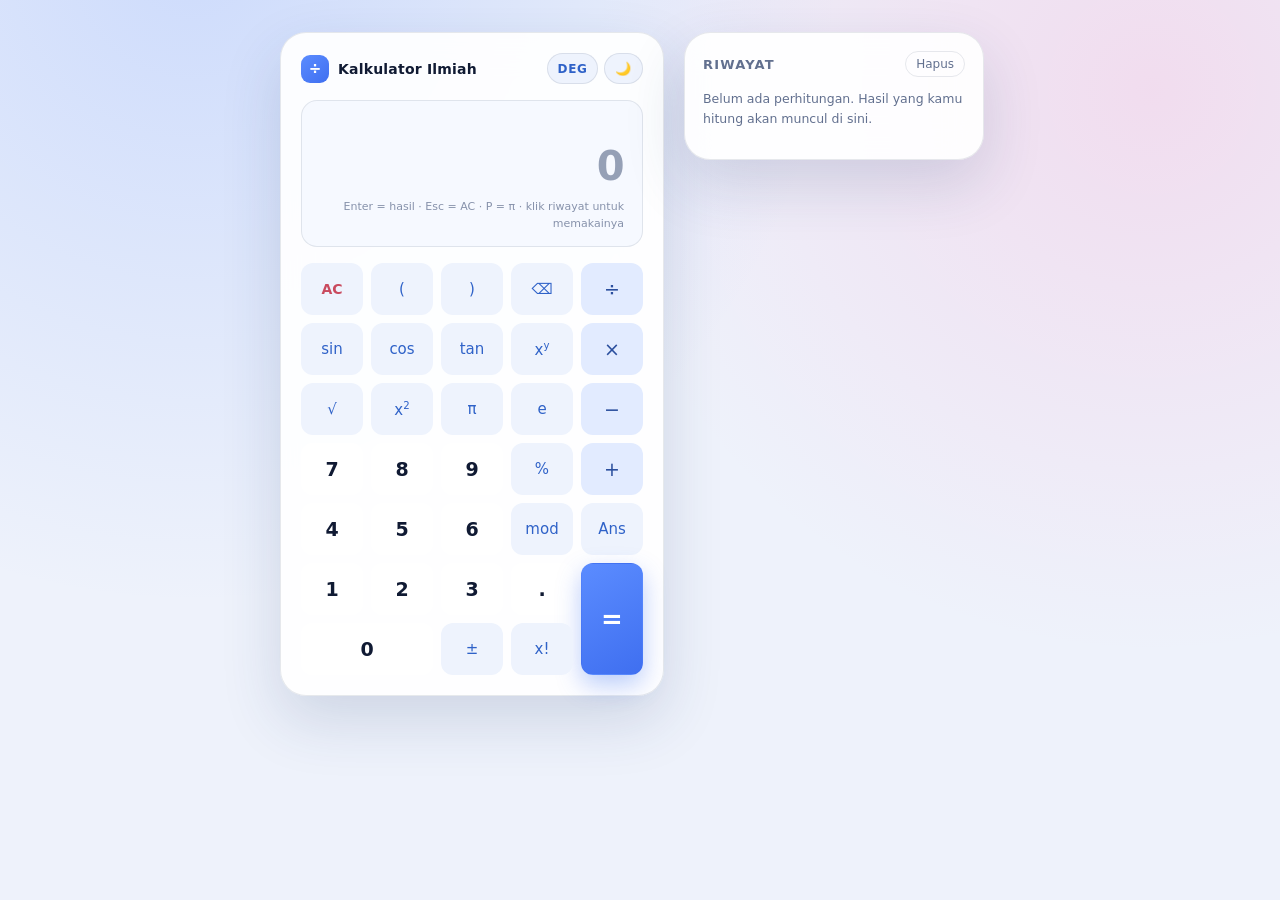
<file: index.html>
<!DOCTYPE html>
<html lang="id" data-theme="dark">
<head>
  <meta charset="UTF-8" />
  <meta name="viewport" content="width=device-width, initial-scale=1" />
  <meta name="description" content="Kalkulator ilmiah sederhana dengan riwayat, mode DEG/RAD, dan tema gelap/terang." />
  <title>Kalkulator Ilmiah</title>
  <link rel="stylesheet" href="css/styles.css" />
</head>
<body>
  <main class="shell">
    <section class="calculator" aria-label="Kalkulator ilmiah">
      <header class="calculator__top">
        <div class="brand">
          <span class="brand__mark" aria-hidden="true">÷</span>
          <span class="brand__name">Kalkulator Ilmiah</span>
        </div>
        <div class="top-actions">
          <button id="angle-toggle" class="chip" type="button" aria-label="Mode sudut: derajat">DEG</button>
          <button id="theme-toggle" class="chip chip--icon" type="button" aria-label="Ganti tema">☀</button>
        </div>
      </header>

      <div class="display">
        <p id="display-expression" class="display__expression"></p>
        <p id="display-result" class="display__result is-empty" aria-live="polite">0</p>
        <p id="display-error" class="display__error" role="alert" hidden></p>
        <p class="display__hint">Enter = hasil &middot; Esc = AC &middot; P = &pi; &middot; klik riwayat untuk memakainya</p>
      </div>

      <div id="keypad" class="keypad">
        <button type="button" class="key key--action" data-action="clear" style="grid-area: ac" aria-label="Hapus semua">AC</button>
        <button type="button" class="key key--fn" data-key="(" style="grid-area: lpar" aria-label="Buka kurung">(</button>
        <button type="button" class="key key--fn" data-key=")" style="grid-area: rpar" aria-label="Tutup kurung">)</button>
        <button type="button" class="key key--fn" data-action="backspace" style="grid-area: bksp" aria-label="Hapus satu karakter">⌫</button>
        <button type="button" class="key key--op" data-key="/" style="grid-area: divide" aria-label="Bagi">÷</button>

        <button type="button" class="key key--fn" data-key="sin(" style="grid-area: sin" aria-label="Sinus">sin</button>
        <button type="button" class="key key--fn" data-key="cos(" style="grid-area: cos" aria-label="Cosinus">cos</button>
        <button type="button" class="key key--fn" data-key="tan(" style="grid-area: tan" aria-label="Tangen">tan</button>
        <button type="button" class="key key--fn" data-key="^" style="grid-area: power" aria-label="Pangkat">x<sup>y</sup></button>
        <button type="button" class="key key--op" data-key="*" style="grid-area: multiply" aria-label="Kali">×</button>

        <button type="button" class="key key--fn" data-key="sqrt(" style="grid-area: sqrt" aria-label="Akar kuadrat">√</button>
        <button type="button" class="key key--fn" data-key="^2" style="grid-area: square" aria-label="Kuadrat">x<sup>2</sup></button>
        <button type="button" class="key key--fn" data-key="pi" style="grid-area: pi" aria-label="Pi">π</button>
        <button type="button" class="key key--fn" data-key="e" style="grid-area: euler" aria-label="Bilangan Euler">e</button>
        <button type="button" class="key key--op" data-key="-" style="grid-area: subtract" aria-label="Kurang">−</button>

        <button type="button" class="key key--num" data-key="7" style="grid-area: n7">7</button>
        <button type="button" class="key key--num" data-key="8" style="grid-area: n8">8</button>
        <button type="button" class="key key--num" data-key="9" style="grid-area: n9">9</button>
        <button type="button" class="key key--fn" data-key="%" style="grid-area: percent" aria-label="Persen">%</button>
        <button type="button" class="key key--op" data-key="+" style="grid-area: add" aria-label="Tambah">+</button>

        <button type="button" class="key key--num" data-key="4" style="grid-area: n4">4</button>
        <button type="button" class="key key--num" data-key="5" style="grid-area: n5">5</button>
        <button type="button" class="key key--num" data-key="6" style="grid-area: n6">6</button>
        <button type="button" class="key key--fn" data-key="mod" style="grid-area: mod" aria-label="Sisa bagi (modulo)">mod</button>
        <button type="button" class="key key--fn" data-key="ans" style="grid-area: ans" aria-label="Hasil sebelumnya">Ans</button>

        <button type="button" class="key key--num" data-key="1" style="grid-area: n1">1</button>
        <button type="button" class="key key--num" data-key="2" style="grid-area: n2">2</button>
        <button type="button" class="key key--num" data-key="3" style="grid-area: n3">3</button>
        <button type="button" class="key key--num" data-key="." style="grid-area: dot" aria-label="Titik desimal">.</button>
        <button type="button" class="key key--equals" data-action="equals" style="grid-area: equals" aria-label="Hitung hasil">=</button>

        <button type="button" class="key key--num" data-key="0" style="grid-area: n0">0</button>
        <button type="button" class="key key--fn" data-action="sign" style="grid-area: sign" aria-label="Ubah tanda plus minus">±</button>
        <button type="button" class="key key--fn" data-key="!" style="grid-area: factorial" aria-label="Faktorial">x!</button>
      </div>
    </section>

    <aside class="history" aria-label="Riwayat perhitungan">
      <header class="history__header">
        <h2 class="history__title">Riwayat</h2>
        <button id="clear-history" class="history__clear" type="button">Hapus</button>
      </header>
      <p id="history-empty" class="history__empty">Belum ada perhitungan. Hasil yang kamu hitung akan muncul di sini.</p>
      <ul id="history-list" class="history__list"></ul>
    </aside>
  </main>

  <script src="js/engine.js"></script>
  <script src="js/calculator.js"></script>
</body>
</html>
</file>
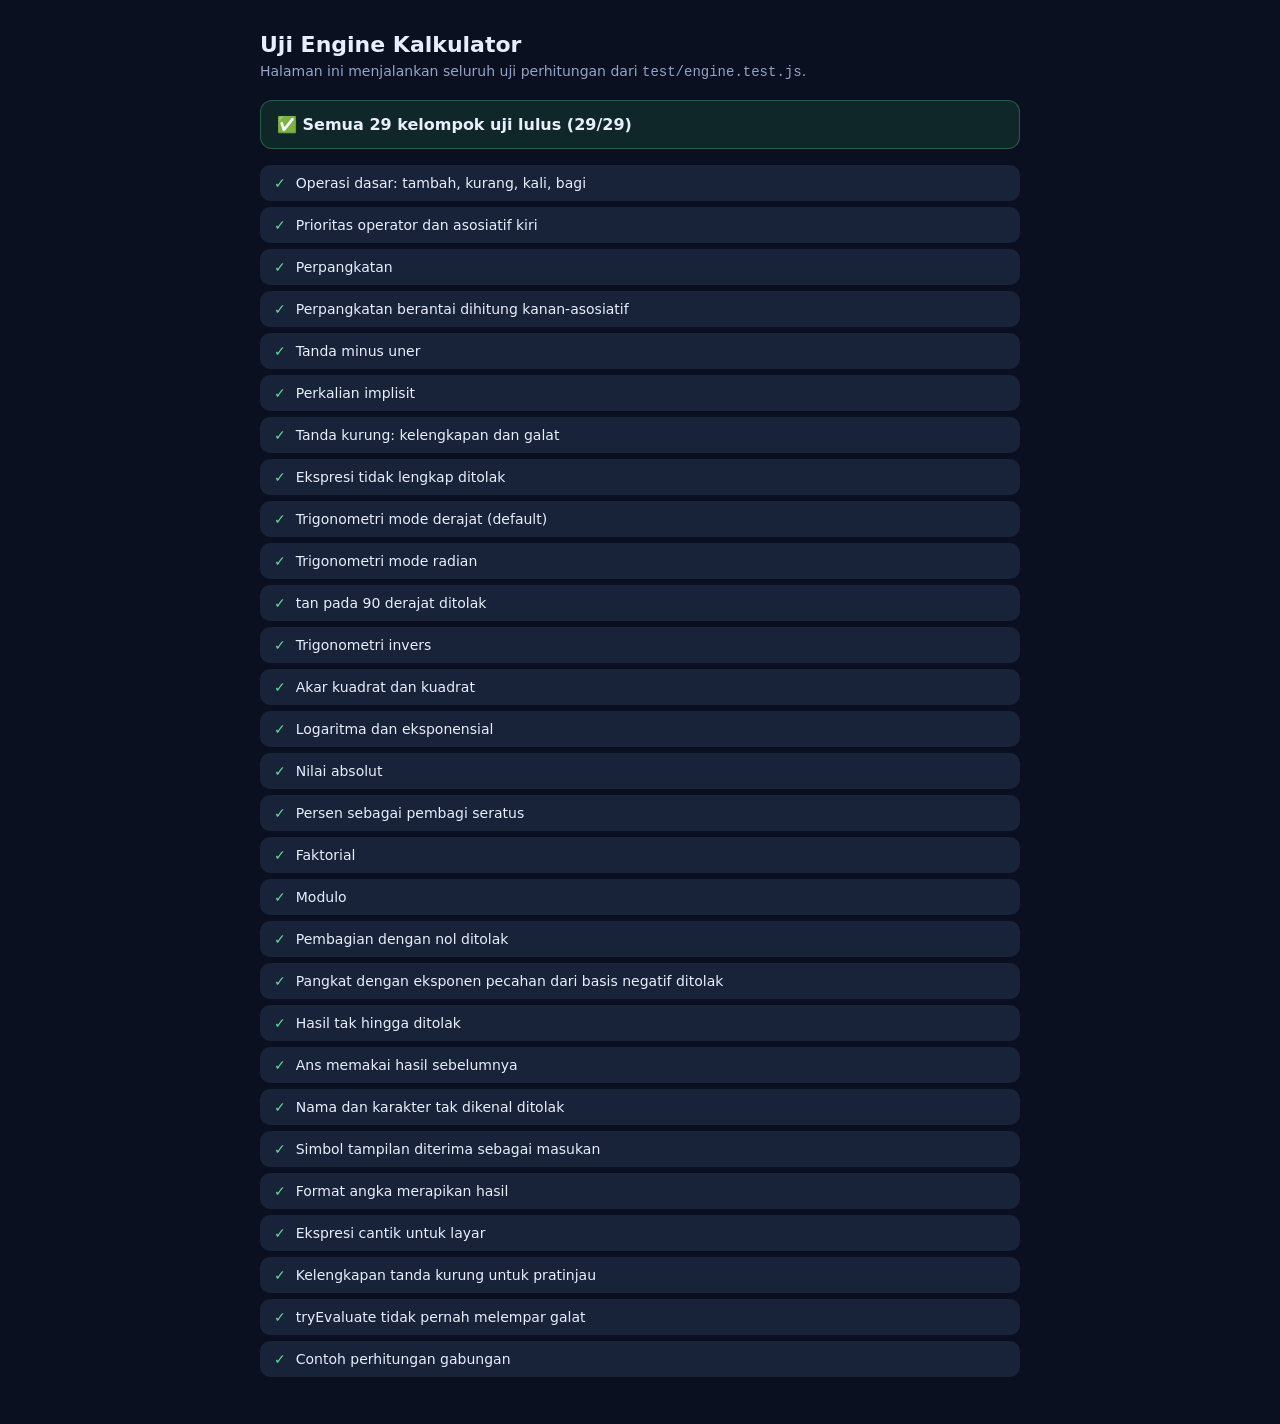
<file: test/tests.html>
<!DOCTYPE html>
<html lang="id">
<head>
  <meta charset="UTF-8" />
  <meta name="viewport" content="width=device-width, initial-scale=1" />
  <title>Uji Engine Kalkulator</title>
  <style>
    :root { color-scheme: dark; }
    body {
      margin: 0;
      padding: 32px 20px 48px;
      font-family: 'Segoe UI', system-ui, sans-serif;
      background: #0a1020;
      color: #e8eefc;
    }
    .wrap { max-width: 760px; margin: 0 auto; }
    h1 { font-size: 22px; margin: 0 0 6px; }
    p.lead { margin: 0 0 20px; color: #93a4c6; font-size: 14px; }
    #summary {
      padding: 14px 16px;
      border-radius: 12px;
      background: rgba(46, 160, 94, 0.16);
      border: 1px solid rgba(72, 200, 130, 0.35);
      font-weight: 600;
      margin-bottom: 16px;
    }
    #summary.is-bad {
      background: rgba(200, 60, 80, 0.16);
      border-color: rgba(255, 110, 130, 0.45);
      color: #ffd2d8;
    }
    ul#results { list-style: none; margin: 0; padding: 0; display: grid; gap: 6px; }
    .test {
      display: flex;
      flex-wrap: wrap;
      align-items: baseline;
      gap: 10px;
      padding: 10px 14px;
      border-radius: 10px;
      background: rgba(28, 39, 64, 0.8);
      font-size: 14px;
    }
    .test--fail { background: rgba(120, 32, 48, 0.55); }
    .test__mark { font-weight: 700; }
    .test--pass .test__mark { color: #5ce08f; }
    .test--fail .test__mark { color: #ff8b98; }
    .test__detail {
      flex-basis: 100%;
      margin: 2px 0 0;
      padding-left: 22px;
      color: #ffc2ca;
      font-size: 13px;
      font-family: Consolas, 'Courier New', monospace;
    }
  </style>
</head>
<body>
  <div class="wrap">
    <h1>Uji Engine Kalkulator</h1>
    <p class="lead">Halaman ini menjalankan seluruh uji perhitungan dari <code>test/engine.test.js</code>.</p>
    <div id="summary">Menjalankan uji…</div>
    <ul id="results"></ul>
  </div>

  <script src="../js/engine.js"></script>
  <script src="./engine.test.js"></script>
</body>
</html>
</file>
<file: css/styles.css>
/* =====================================================================
   Kalkulator Ilmiah — gaya antarmuka
   Struktur:
   1. Variabel tema (gelap default, terang lewat [data-theme="light"])
   2. Kerangka halaman + kartu
   3. Layar (ekspresi, hasil, galat)
   4. Keypad
   5. Panel riwayat
   6. Responsif
   ===================================================================== */

/* 1. Variabel tema ---------------------------------------------------- */
:root {
  color-scheme: dark;

  --bg: #080d19;
  --glow-a: rgba(91, 140, 255, 0.30);
  --glow-b: rgba(255, 105, 180, 0.16);

  --surface: rgba(19, 26, 45, 0.88);
  --surface-border: rgba(148, 170, 220, 0.14);
  --display-bg: rgba(10, 16, 30, 0.72);

  --text: #eef3ff;
  --muted: #8ea0c4;

  --accent: #5b8cff;
  --accent-strong: #3f6ff0;
  --accent-text: #ffffff;

  --key-num: rgba(33, 44, 71, 0.92);
  --key-num-hover: rgba(46, 60, 94, 1);
  --key-fn: rgba(27, 37, 61, 0.75);
  --key-fn-hover: rgba(38, 51, 82, 1);
  --key-fn-text: #9cc8ff;
  --key-op: rgba(38, 56, 96, 0.95);
  --key-op-hover: rgba(50, 72, 120, 1);
  --key-op-text: #cfe0ff;
  --key-action-text: #ffb4be;

  --danger: #ff8b98;
  --shadow: 0 30px 70px rgba(2, 7, 18, 0.6);
  --radius-lg: 26px;
  --radius-md: 16px;
  --radius-sm: 12px;
}

[data-theme='light'] {
  color-scheme: light;

  --bg: #eef2fb;
  --glow-a: rgba(91, 140, 255, 0.22);
  --glow-b: rgba(255, 122, 182, 0.18);

  --surface: rgba(255, 255, 255, 0.92);
  --surface-border: rgba(22, 38, 74, 0.10);
  --display-bg: rgba(246, 249, 255, 0.95);

  --text: #101a33;
  --muted: #62708f;

  --key-num: #ffffff;
  --key-num-hover: #f1f5ff;
  --key-fn: #eef3fd;
  --key-fn-hover: #e3ebfc;
  --key-fn-text: #2f62c8;
  --key-op: #e2ebff;
  --key-op-hover: #d5e2ff;
  --key-op-text: #2b4f9e;
  --key-action-text: #c94a5e;

  --danger: #c6283d;
  --shadow: 0 24px 60px rgba(35, 60, 110, 0.16);
}

/* 2. Kerangka halaman ------------------------------------------------- */
* {
  box-sizing: border-box;
}

html,
body {
  min-height: 100%;
}

body {
  margin: 0;
  padding: 32px 20px 40px;
  display: flex;
  justify-content: center;
  align-items: flex-start;

  font-family: 'Segoe UI', 'Inter', system-ui, -apple-system, sans-serif;
  color: var(--text);
  background-color: var(--bg);
  background-image:
    radial-gradient(circle at 15% -5%, var(--glow-a), transparent 45%),
    radial-gradient(circle at 90% 10%, var(--glow-b), transparent 40%);
  background-attachment: fixed;
  transition: background-color 0.25s ease, color 0.25s ease;
}

.shell {
  display: grid;
  grid-template-columns: minmax(0, 384px) minmax(0, 300px);
  gap: 20px;
  align-items: start;
  width: 100%;
  max-width: 720px;
}

.calculator,
.history {
  border-radius: var(--radius-lg);
  border: 1px solid var(--surface-border);
  background: var(--surface);
  box-shadow: var(--shadow);
  backdrop-filter: blur(18px);
}

.calculator {
  padding: 20px;
  display: flex;
  flex-direction: column;
  gap: 16px;
}

.calculator__top {
  display: flex;
  align-items: center;
  justify-content: space-between;
  gap: 12px;
}

.brand {
  display: flex;
  align-items: center;
  gap: 9px;
  min-width: 0;
}

.brand__mark {
  display: grid;
  place-items: center;
  width: 28px;
  height: 28px;
  flex: 0 0 auto;
  border-radius: 9px;
  background: linear-gradient(140deg, var(--accent), var(--accent-strong));
  color: var(--accent-text);
  font-size: 15px;
  font-weight: 700;
}

.brand__name {
  font-size: 14px;
  font-weight: 600;
  letter-spacing: 0.2px;
  white-space: nowrap;
  overflow: hidden;
  text-overflow: ellipsis;
}

.top-actions {
  display: flex;
  gap: 6px;
  flex: 0 0 auto;
}

.chip {
  font: inherit;
  font-size: 12px;
  font-weight: 700;
  letter-spacing: 0.6px;
  min-width: 46px;
  padding: 7px 10px;
  border-radius: 999px;
  border: 1px solid var(--surface-border);
  background: var(--key-fn);
  color: var(--key-fn-text);
  cursor: pointer;
  transition: background-color 0.18s ease, color 0.18s ease, transform 0.12s ease;
}

.chip:hover {
  background: var(--key-fn-hover);
}

.chip:active {
  transform: scale(0.96);
}

.chip--icon {
  min-width: 34px;
  font-size: 13px;
  color: var(--muted);
}

.chip.is-rad {
  color: var(--accent);
  border-color: color-mix(in srgb, var(--accent) 55%, transparent);
}

/* 3. Layar ------------------------------------------------------------ */
.display {
  display: flex;
  flex-direction: column;
  gap: 4px;
  padding: 16px 18px 14px;
  border-radius: var(--radius-md);
  border: 1px solid var(--surface-border);
  background: var(--display-bg);
  overflow: hidden;
}

.display__expression,
.display__result,
.display__error,
.display__hint {
  margin: 0;
}

.display__expression {
  min-height: 22px;
  font-size: 15px;
  color: var(--muted);
  text-align: right;
  white-space: nowrap;
  overflow-x: auto;
  scrollbar-width: none;
}

.display__expression::-webkit-scrollbar {
  display: none;
}

.display__result {
  font-size: 40px;
  font-weight: 600;
  line-height: 1.15;
  letter-spacing: -0.5px;
  text-align: right;
  white-space: nowrap;
  overflow-x: auto;
  scrollbar-width: none;
  transition: font-size 0.15s ease, color 0.15s ease;
}

.display__result::-webkit-scrollbar {
  display: none;
}

.display__result.is-empty {
  color: var(--muted);
  opacity: 0.65;
}

.display__result.is-long {
  font-size: 30px;
}

.display__result.is-short {
  font-size: 22px;
}

.display__error {
  font-size: 13px;
  font-weight: 500;
  color: var(--danger);
  text-align: right;
}

.display__error[hidden] {
  display: none;
}

.display__hint {
  margin-top: 6px;
  font-size: 11px;
  line-height: 1.5;
  color: var(--muted);
  opacity: 0.75;
  text-align: right;
}

/* 4. Keypad ----------------------------------------------------------- */
.keypad {
  display: grid;
  grid-template-columns: repeat(5, minmax(0, 1fr));
  grid-template-areas:
    'ac    lpar    rpar    bksp   divide'
    'sin   cos     tan     power  multiply'
    'sqrt  square  pi      euler  subtract'
    'n7    n8      n9      percent add'
    'n4    n5      n6      mod    ans'
    'n1    n2      n3      dot    equals'
    'n0    n0      sign    factorial equals';
  gap: 8px;
}

.key {
  font: inherit;
  font-size: 17px;
  font-weight: 500;
  color: var(--text);
  min-height: 52px;
  padding: 0 4px;
  border-radius: var(--radius-sm);
  border: 1px solid transparent;
  background: var(--key-num);
  cursor: pointer;
  user-select: none;
  transition: background-color 0.15s ease, transform 0.09s ease, box-shadow 0.15s ease;
}

.key sup {
  font-size: 0.68em;
  vertical-align: super;
}

.key:hover {
  background: var(--key-num-hover);
}

.key:active {
  transform: translateY(1px) scale(0.985);
}

.key:focus-visible {
  outline: 2px solid var(--accent);
  outline-offset: 2px;
}

.key--num {
  font-size: 19px;
  font-weight: 600;
}

.key--fn {
  font-size: 15px;
  color: var(--key-fn-text);
  background: var(--key-fn);
}

.key--fn:hover {
  background: var(--key-fn-hover);
}

.key--op {
  font-size: 19px;
  color: var(--key-op-text);
  background: var(--key-op);
}

.key--op:hover {
  background: var(--key-op-hover);
}

.key--action {
  font-size: 14px;
  font-weight: 700;
  color: var(--key-action-text);
  background: var(--key-fn);
}

.key--action:hover {
  background: var(--key-fn-hover);
}

.key--equals {
  font-size: 26px;
  font-weight: 700;
  color: var(--accent-text);
  background: linear-gradient(150deg, var(--accent), var(--accent-strong));
  box-shadow: 0 10px 24px rgba(63, 111, 240, 0.35);
}

.key--equals:hover {
  background: linear-gradient(150deg, #6d9bff, var(--accent-strong));
}

.key--equals:active {
  box-shadow: 0 4px 12px rgba(63, 111, 240, 0.35);
}

/* 5. Panel riwayat ---------------------------------------------------- */
.history {
  padding: 18px;
  display: flex;
  flex-direction: column;
  gap: 12px;
  max-height: 660px;
}

.history__header {
  display: flex;
  align-items: center;
  justify-content: space-between;
  gap: 10px;
}

.history__title {
  margin: 0;
  font-size: 13px;
  font-weight: 700;
  letter-spacing: 1.2px;
  text-transform: uppercase;
  color: var(--muted);
}

.history__clear {
  font: inherit;
  font-size: 12px;
  padding: 5px 10px;
  border-radius: 999px;
  border: 1px solid var(--surface-border);
  background: transparent;
  color: var(--muted);
  cursor: pointer;
  transition: color 0.15s ease, border-color 0.15s ease;
}

.history__clear:hover {
  color: var(--danger);
  border-color: color-mix(in srgb, var(--danger) 45%, transparent);
}

.history__empty {
  margin: 0;
  font-size: 12.5px;
  line-height: 1.6;
  color: var(--muted);
}

.history__empty[hidden] {
  display: none;
}

.history__list {
  list-style: none;
  margin: 0;
  padding: 0;
  display: flex;
  flex-direction: column;
  gap: 6px;
  overflow-y: auto;
  scrollbar-width: thin;
}

.history__item {
  animation: history-in 0.2s ease;
}

@keyframes history-in {
  from {
    opacity: 0;
    transform: translateY(-4px);
  }
  to {
    opacity: 1;
    transform: translateY(0);
  }
}

.history__button {
  font: inherit;
  width: 100%;
  display: flex;
  flex-direction: column;
  align-items: flex-end;
  gap: 2px;
  padding: 9px 11px;
  border-radius: var(--radius-sm);
  border: 1px solid transparent;
  background: var(--key-fn);
  color: var(--text);
  text-align: right;
  cursor: pointer;
  transition: background-color 0.15s ease, border-color 0.15s ease;
}

.history__button:hover {
  background: var(--key-fn-hover);
  border-color: var(--surface-border);
}

.history__button:focus-visible {
  outline: 2px solid var(--accent);
  outline-offset: 2px;
}

.history__expression {
  font-size: 12px;
  color: var(--muted);
  max-width: 100%;
  overflow: hidden;
  text-overflow: ellipsis;
  white-space: nowrap;
}

.history__result {
  font-size: 15px;
  font-weight: 600;
  max-width: 100%;
  overflow: hidden;
  text-overflow: ellipsis;
  white-space: nowrap;
}

/* 6. Responsif -------------------------------------------------------- */
@media (max-width: 880px) {
  body {
    padding: 18px 12px 28px;
  }

  .shell {
    grid-template-columns: minmax(0, 1fr);
    max-width: 460px;
  }

  .calculator {
    padding: 16px;
  }

  .display__result {
    font-size: 34px;
  }

  .key {
    min-height: 48px;
  }

  .history {
    max-height: 280px;
  }
}

@media (prefers-reduced-motion: reduce) {
  * {
    animation-duration: 0.01ms !important;
    transition-duration: 0.01ms !important;
  }
}
</file>
